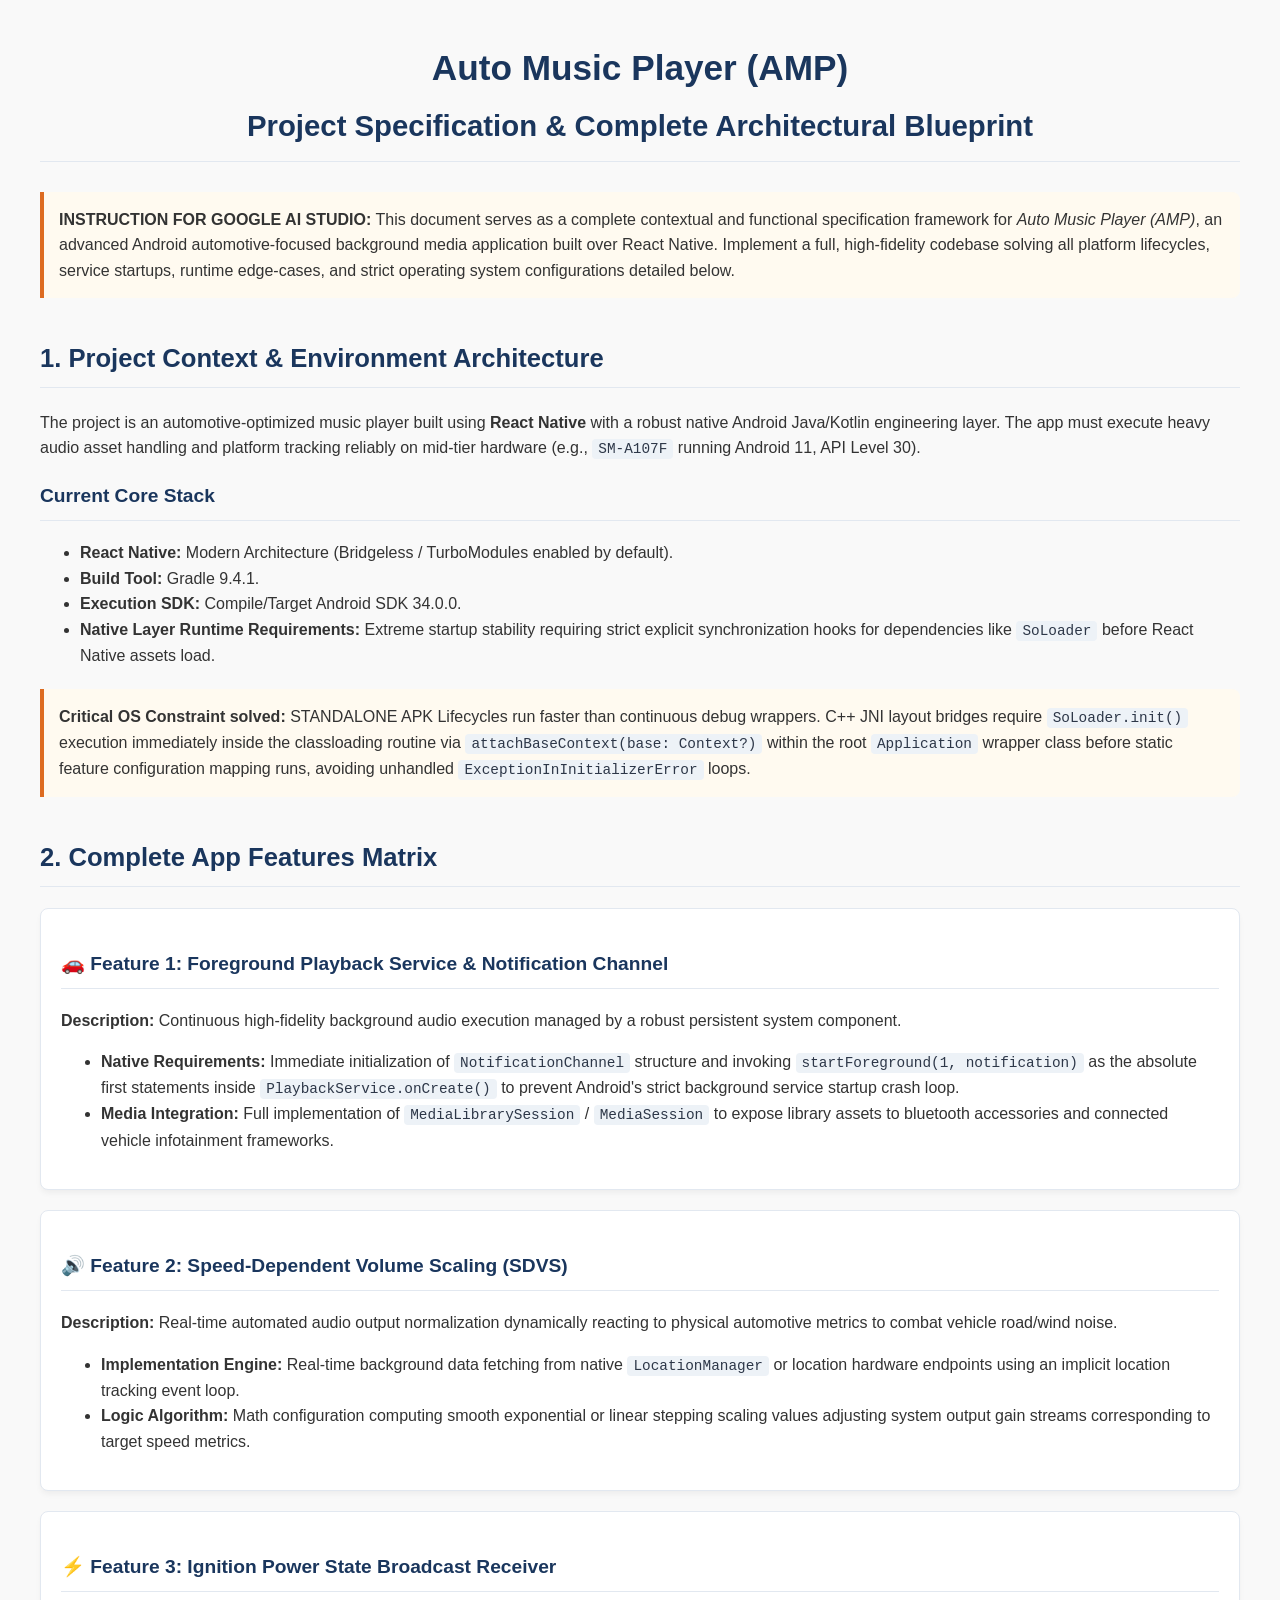
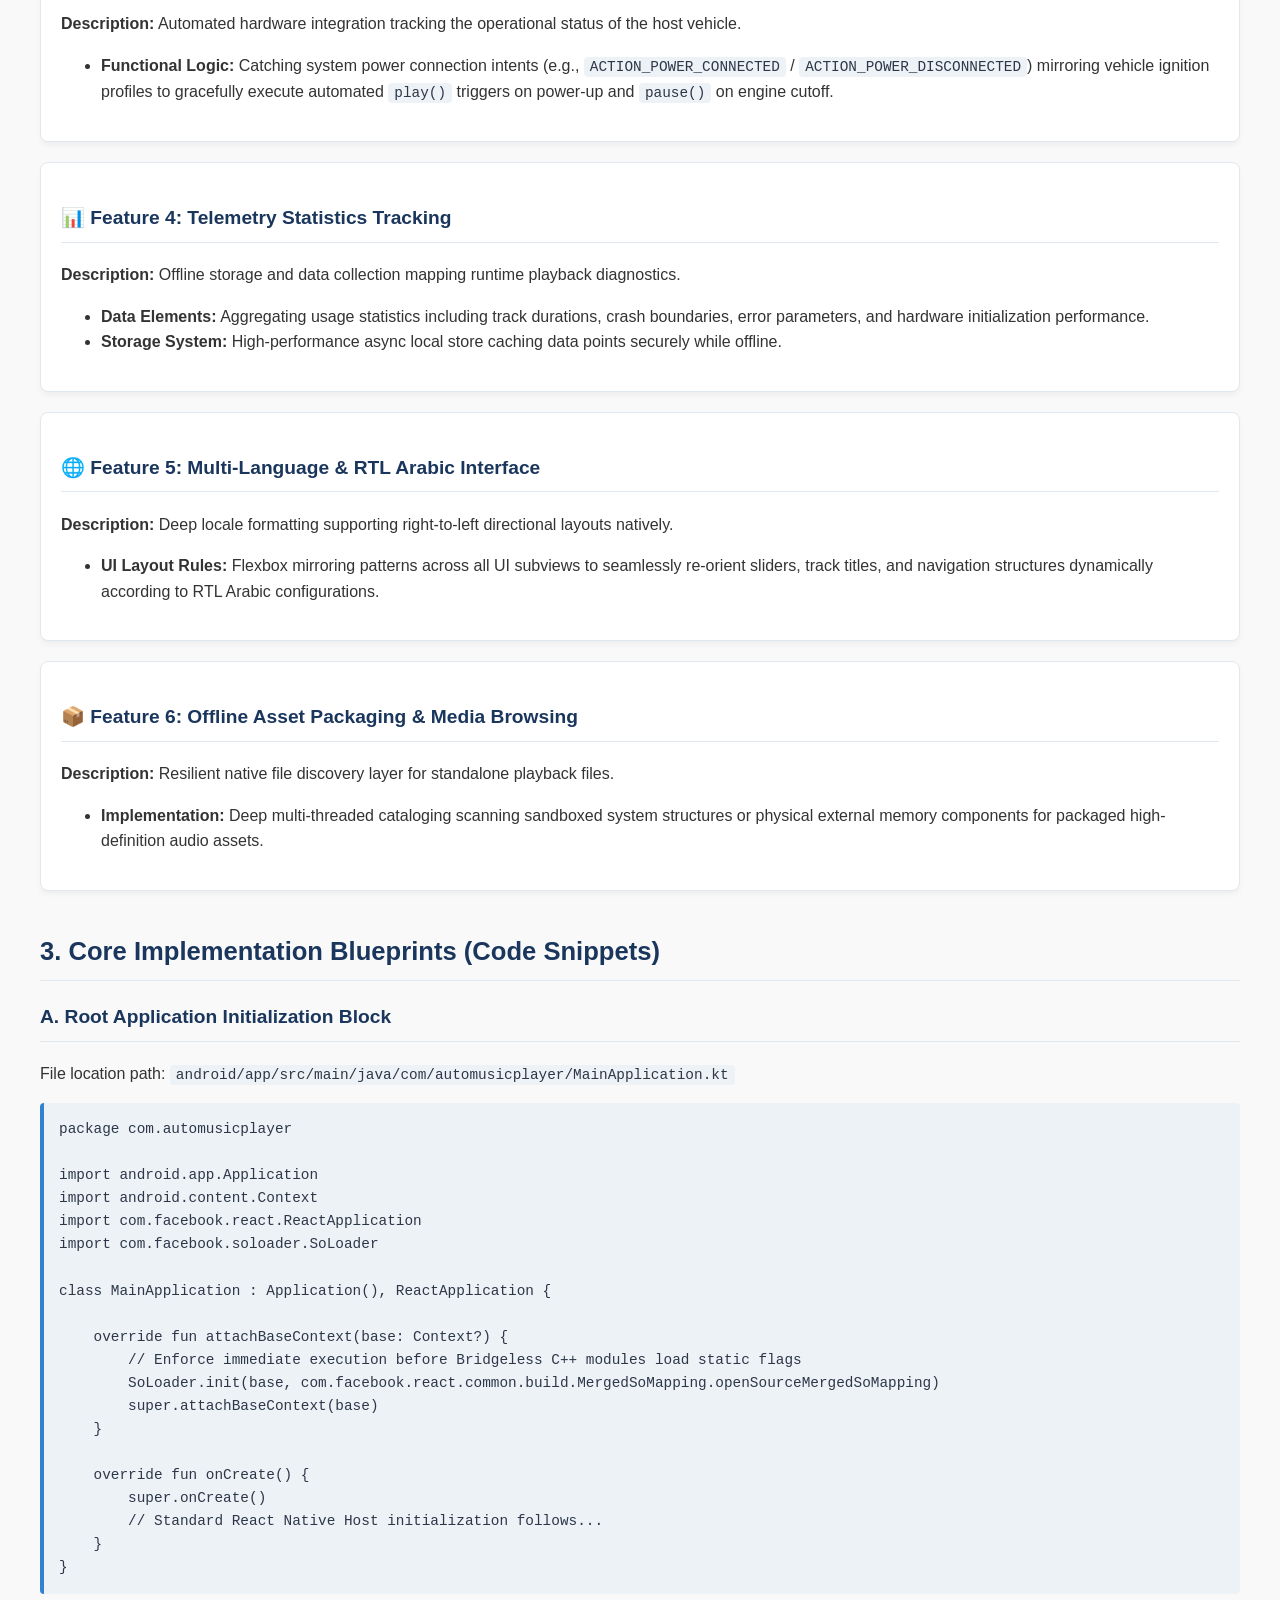
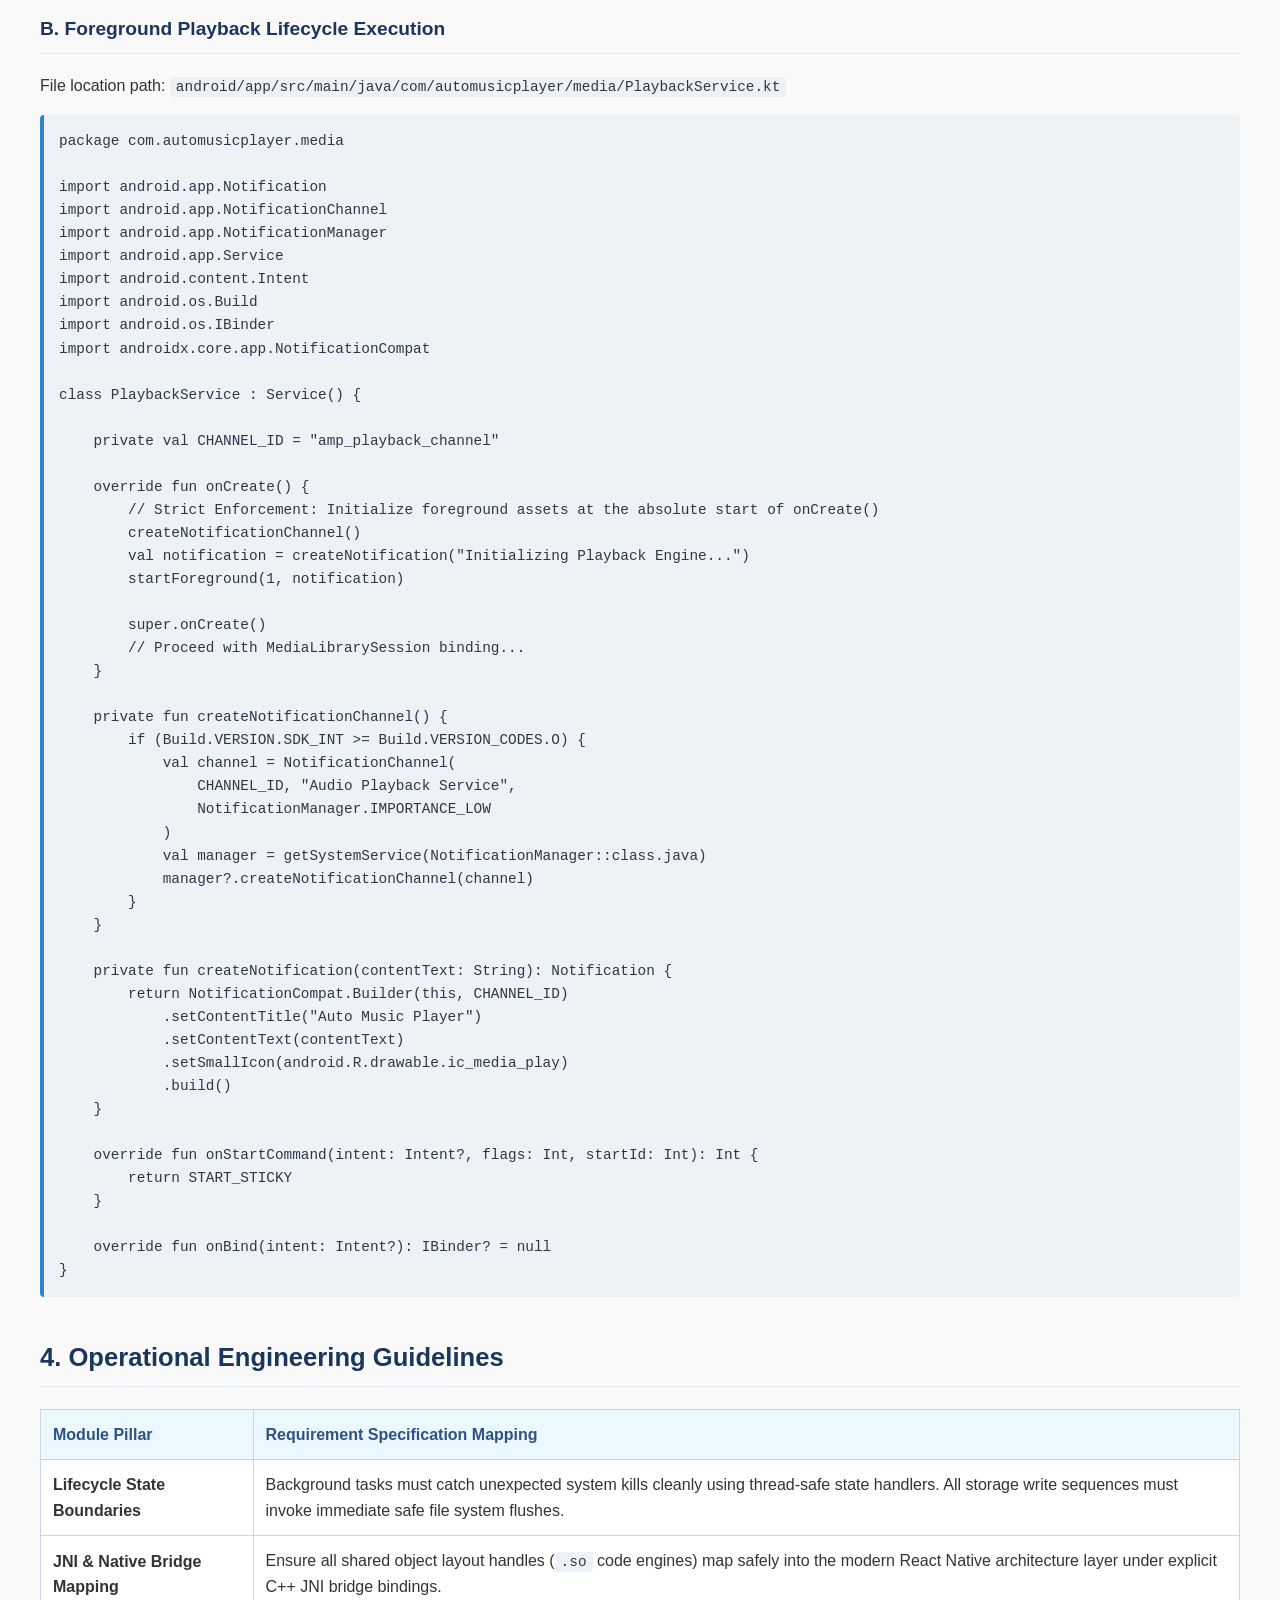
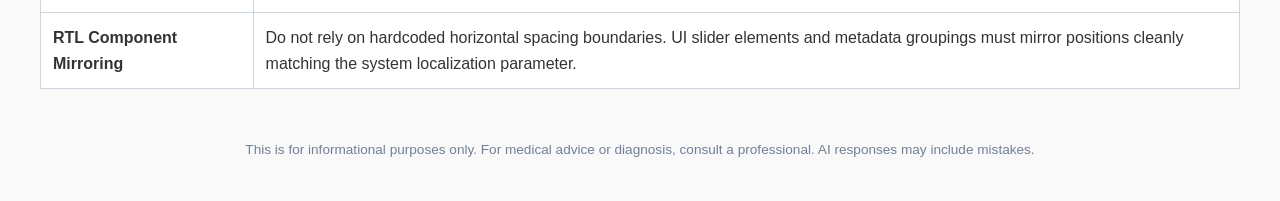
<file: public/assets/aistudio/AMP-Project-Specification_280b48ce.html>
<!DOCTYPE html>
<html lang="en">
<head>
<meta charset="UTF-8">
<title>Auto Music Player (AMP) - Project Specification Blueprint</title>
<style>
    body { font-family: 'Segoe UI', Tahoma, Geneva, Verdana, sans-serif; line-height: 1.6; color: #333; margin: 40px; background-color: #f9f9f9; }
    h1, h2, h3 { color: #1a365d; border-bottom: 1px solid #e2e8f0; padding-bottom: 8px; }
    h1 { font-size: 2.2em; text-align: center; margin-bottom: 30px; }
    h2 { font-size: 1.6em; margin-top: 40px; }
    h3 { font-size: 1.2em; margin-top: 20px; }
    code, pre { font-family: 'Consolas', Courier, monospace; background-color: #edf2f7; color: #2d3748; padding: 2px 6px; border-radius: 4px; font-size: 0.9em; }
    pre { padding: 15px; overflow-x: auto; border-left: 4px solid #3182ce; display: block; white-space: pre-wrap; }
    .feature-card { background: white; border: 1px solid #e2e8f0; border-radius: 8px; padding: 20px; margin-bottom: 20px; box-shadow: 0 4px 6px -1px rgba(0,0,0,0.05); }
    .important { background-color: #fffaf0; border-left: 4px solid #dd6b20; padding: 15px; margin: 20px 0; border-radius: 0 8px 8px 0; }
    table { width: 100%; border-collapse: collapse; margin: 20px 0; background: white; }
    th, td { border: 1px solid #cbd5e0; padding: 12px; text-align: left; }
    th { background-color: #ebf8ff; color: #2c5282; }
    .footer { text-align: center; margin-top: 50px; font-size: 0.85em; color: #718096; }
</style>
</head>
<body>

<h1>Auto Music Player (AMP)<br><small>Project Specification & Complete Architectural Blueprint</small></h1>

<div class="important">
    <strong>INSTRUCTION FOR GOOGLE AI STUDIO:</strong> This document serves as a complete contextual and functional specification framework for <em>Auto Music Player (AMP)</em>, an advanced Android automotive-focused background media application built over React Native. Implement a full, high-fidelity codebase solving all platform lifecycles, service startups, runtime edge-cases, and strict operating system configurations detailed below.
</div>

<h2>1. Project Context & Environment Architecture</h2>
<p>The project is an automotive-optimized music player built using <strong>React Native</strong> with a robust native Android Java/Kotlin engineering layer. The app must execute heavy audio asset handling and platform tracking reliably on mid-tier hardware (e.g., <code>SM-A107F</code> running Android 11, API Level 30).</p>

<h3>Current Core Stack</h3>
<ul>
    <li><strong>React Native:</strong> Modern Architecture (Bridgeless / TurboModules enabled by default).</li>
    <li><strong>Build Tool:</strong> Gradle 9.4.1.</li>
    <li><strong>Execution SDK:</strong> Compile/Target Android SDK 34.0.0.</li>
    <li><strong>Native Layer Runtime Requirements:</strong> Extreme startup stability requiring strict explicit synchronization hooks for dependencies like <code>SoLoader</code> before React Native assets load.</li>
</ul>

<div class="important">
    <strong>Critical OS Constraint solved:</strong> STANDALONE APK Lifecycles run faster than continuous debug wrappers. C++ JNI layout bridges require <code>SoLoader.init()</code> execution immediately inside the classloading routine via <code>attachBaseContext(base: Context?)</code> within the root <code>Application</code> wrapper class before static feature configuration mapping runs, avoiding unhandled <code>ExceptionInInitializerError</code> loops.
</div>

<h2>2. Complete App Features Matrix</h2>

<div class="feature-card">
    <h3>🚗 Feature 1: Foreground Playback Service & Notification Channel</h3>
    <p><strong>Description:</strong> Continuous high-fidelity background audio execution managed by a robust persistent system component.</p>
    <ul>
        <li><strong>Native Requirements:</strong> Immediate initialization of <code>NotificationChannel</code> structure and invoking <code>startForeground(1, notification)</code> as the absolute first statements inside <code>PlaybackService.onCreate()</code> to prevent Android's strict background service startup crash loop.</li>
        <li><strong>Media Integration:</strong> Full implementation of <code>MediaLibrarySession</code> / <code>MediaSession</code> to expose library assets to bluetooth accessories and connected vehicle infotainment frameworks.</li>
    </ul>
</div>

<div class="feature-card">
    <h3>🔊 Feature 2: Speed-Dependent Volume Scaling (SDVS)</h3>
    <p><strong>Description:</strong> Real-time automated audio output normalization dynamically reacting to physical automotive metrics to combat vehicle road/wind noise.</p>
    <ul>
        <li><strong>Implementation Engine:</strong> Real-time background data fetching from native <code>LocationManager</code> or location hardware endpoints using an implicit location tracking event loop.</li>
        <li><strong>Logic Algorithm:</strong> Math configuration computing smooth exponential or linear stepping scaling values adjusting system output gain streams corresponding to target speed metrics.</li>
    </ul>
</div>

<div class="feature-card">
    <h3>⚡ Feature 3: Ignition Power State Broadcast Receiver</h3>
    <p><strong>Description:</strong> Automated hardware integration tracking the operational status of the host vehicle.</p>
    <ul>
        <li><strong>Functional Logic:</strong> Catching system power connection intents (e.g., <code>ACTION_POWER_CONNECTED</code> / <code>ACTION_POWER_DISCONNECTED</code>) mirroring vehicle ignition profiles to gracefully execute automated <code>play()</code> triggers on power-up and <code>pause()</code> on engine cutoff.</li>
    </ul>
</div>

<div class="feature-card">
    <h3>📊 Feature 4: Telemetry Statistics Tracking</h3>
    <p><strong>Description:</strong> Offline storage and data collection mapping runtime playback diagnostics.</p>
    <ul>
        <li><strong>Data Elements:</strong> Aggregating usage statistics including track durations, crash boundaries, error parameters, and hardware initialization performance.</li>
        <li><strong>Storage System:</strong> High-performance async local store caching data points securely while offline.</li>
    </ul>
</div>

<div class="feature-card">
    <h3>🌐 Feature 5: Multi-Language & RTL Arabic Interface</h3>
    <p><strong>Description:</strong> Deep locale formatting supporting right-to-left directional layouts natively.</p>
    <ul>
        <li><strong>UI Layout Rules:</strong> Flexbox mirroring patterns across all UI subviews to seamlessly re-orient sliders, track titles, and navigation structures dynamically according to RTL Arabic configurations.</li>
    </ul>
</div>

<div class="feature-card">
    <h3>📦 Feature 6: Offline Asset Packaging & Media Browsing</h3>
    <p><strong>Description:</strong> Resilient native file discovery layer for standalone playback files.</p>
    <ul>
        <li><strong>Implementation:</strong> Deep multi-threaded cataloging scanning sandboxed system structures or physical external memory components for packaged high-definition audio assets.</li>
    </ul>
</div>

<h2>3. Core Implementation Blueprints (Code Snippets)</h2>

<h3>A. Root Application Initialization Block</h3>
<p>File location path: <code>android/app/src/main/java/com/automusicplayer/MainApplication.kt</code></p>
<pre>
package com.automusicplayer

import android.app.Application
import android.content.Context
import com.facebook.react.ReactApplication
import com.facebook.soloader.SoLoader

class MainApplication : Application(), ReactApplication {

    override fun attachBaseContext(base: Context?) {
        // Enforce immediate execution before Bridgeless C++ modules load static flags
        SoLoader.init(base, com.facebook.react.common.build.MergedSoMapping.openSourceMergedSoMapping)
        super.attachBaseContext(base)
    }

    override fun onCreate() {
        super.onCreate()
        // Standard React Native Host initialization follows...
    }
}
</pre>

<h3>B. Foreground Playback Lifecycle Execution</h3>
<p>File location path: <code>android/app/src/main/java/com/automusicplayer/media/PlaybackService.kt</code></p>
<pre>
package com.automusicplayer.media

import android.app.Notification
import android.app.NotificationChannel
import android.app.NotificationManager
import android.app.Service
import android.content.Intent
import android.os.Build
import android.os.IBinder
import androidx.core.app.NotificationCompat

class PlaybackService : Service() {

    private val CHANNEL_ID = "amp_playback_channel"

    override fun onCreate() {
        // Strict Enforcement: Initialize foreground assets at the absolute start of onCreate()
        createNotificationChannel()
        val notification = createNotification("Initializing Playback Engine...")
        startForeground(1, notification)
        
        super.onCreate()
        // Proceed with MediaLibrarySession binding...
    }

    private fun createNotificationChannel() {
        if (Build.VERSION.SDK_INT >= Build.VERSION_CODES.O) {
            val channel = NotificationChannel(
                CHANNEL_ID, "Audio Playback Service",
                NotificationManager.IMPORTANCE_LOW
            )
            val manager = getSystemService(NotificationManager::class.java)
            manager?.createNotificationChannel(channel)
        }
    }

    private fun createNotification(contentText: String): Notification {
        return NotificationCompat.Builder(this, CHANNEL_ID)
            .setContentTitle("Auto Music Player")
            .setContentText(contentText)
            .setSmallIcon(android.R.drawable.ic_media_play)
            .build()
    }

    override fun onStartCommand(intent: Intent?, flags: Int, startId: Int): Int {
        return START_STICKY
    }

    override fun onBind(intent: Intent?): IBinder? = null
}
</pre>

<h2>4. Operational Engineering Guidelines</h2>
<table>
    <thead>
        <tr>
            <th>Module Pillar</th>
            <th>Requirement Specification Mapping</th>
        </tr>
    </thead>
    <tbody>
        <tr>
            <td><strong>Lifecycle State Boundaries</strong></td>
            <td>Background tasks must catch unexpected system kills cleanly using thread-safe state handlers. All storage write sequences must invoke immediate safe file system flushes.</td>
        </tr>
        <tr>
            <td><strong>JNI & Native Bridge Mapping</strong></td>
            <td>Ensure all shared object layout handles (<code>.so</code> code engines) map safely into the modern React Native architecture layer under explicit C++ JNI bridge bindings.</td>
        </tr>
        <tr>
            <td><strong>RTL Component Mirroring</strong></td>
            <td>Do not rely on hardcoded horizontal spacing boundaries. UI slider elements and metadata groupings must mirror positions cleanly matching the system localization parameter.</td>
        </tr>
    </tbody>
</table>

<p class="footer">This is for informational purposes only. For medical advice or diagnosis, consult a professional. AI responses may include mistakes.</p>

</body>
</html>
</file>
